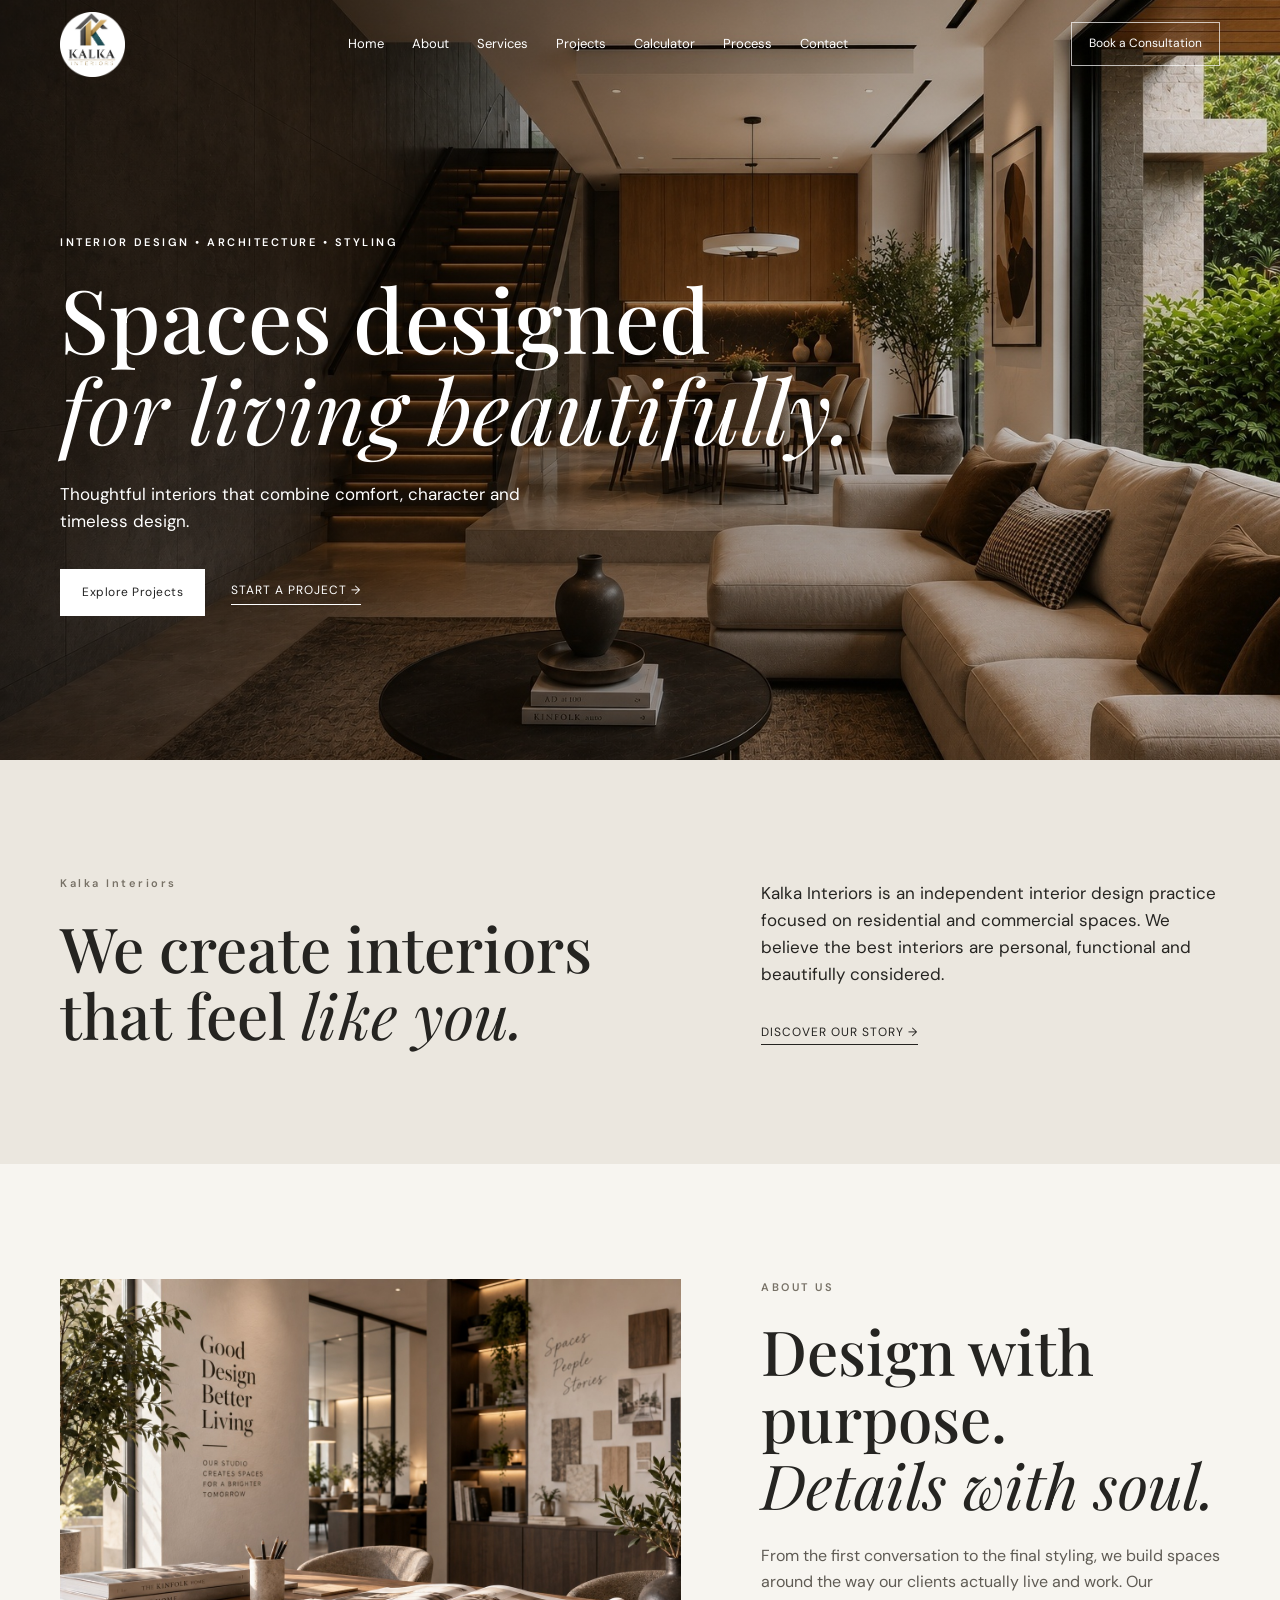
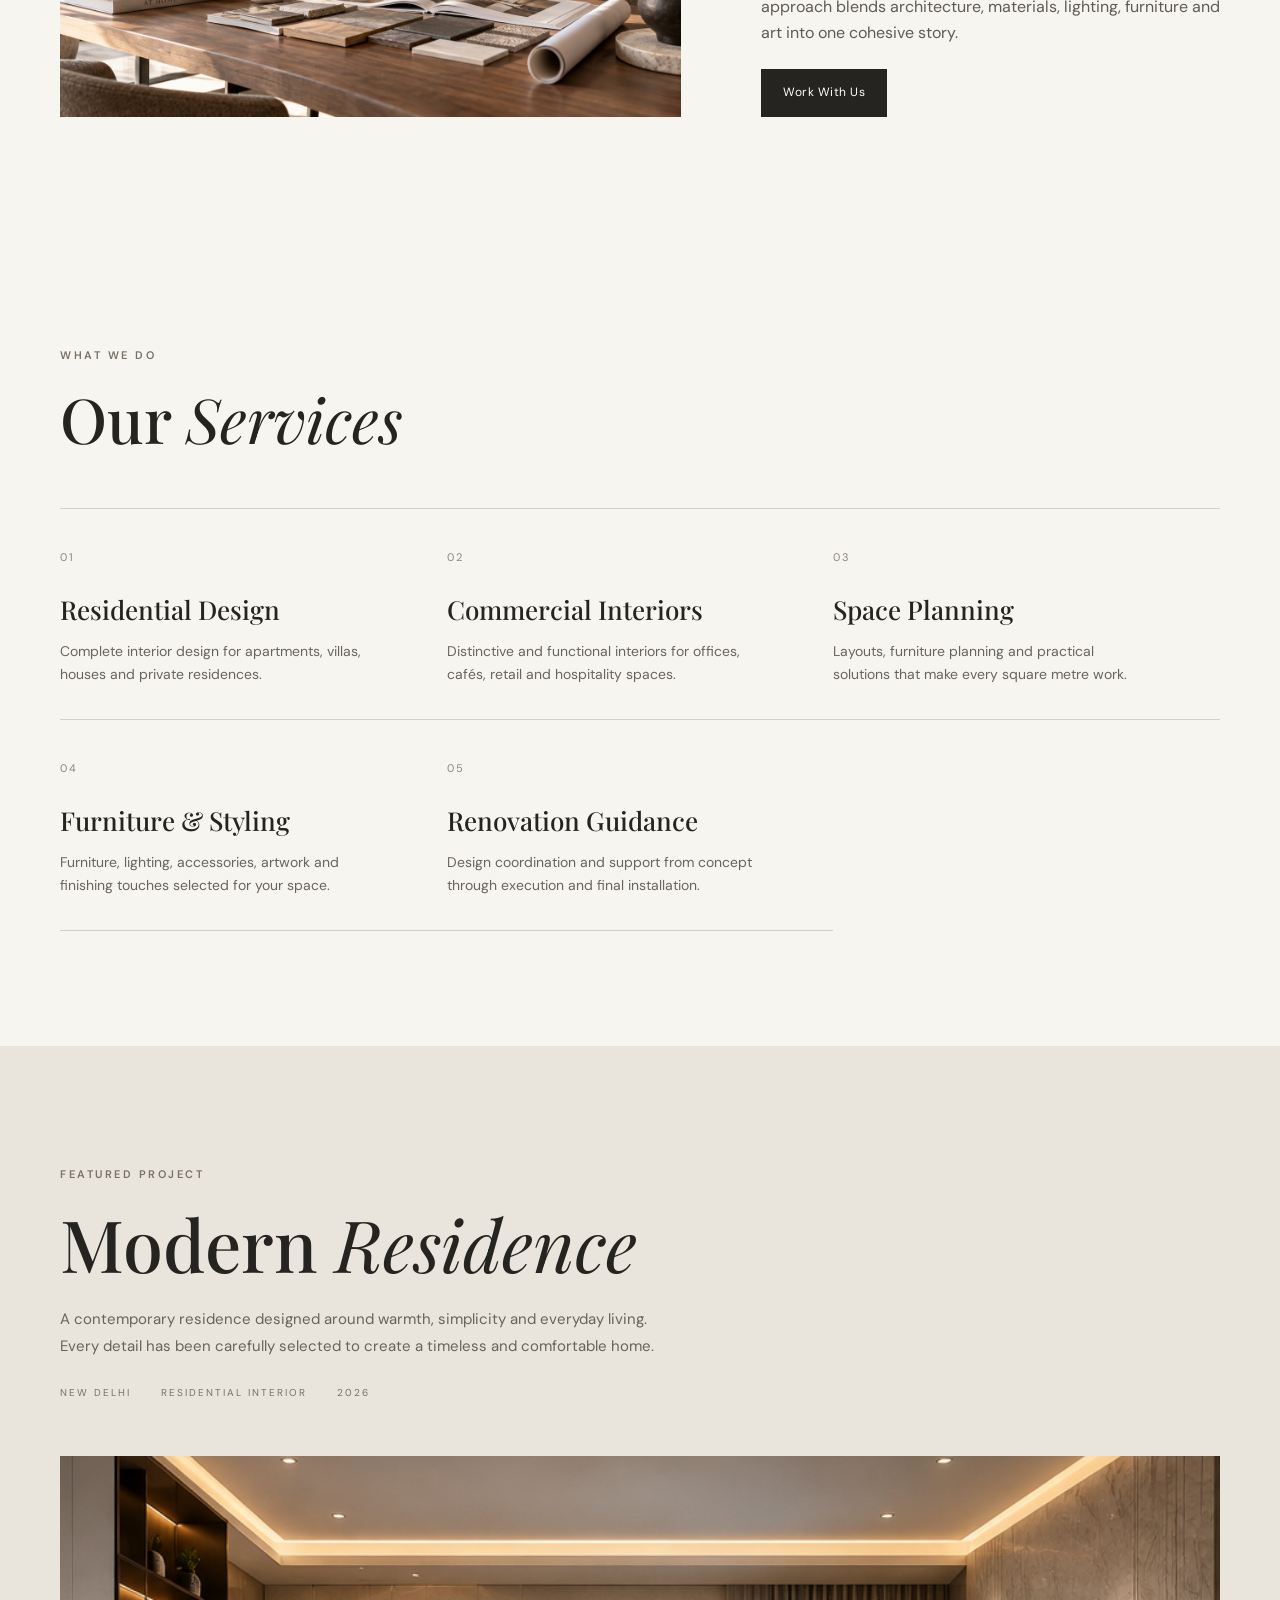
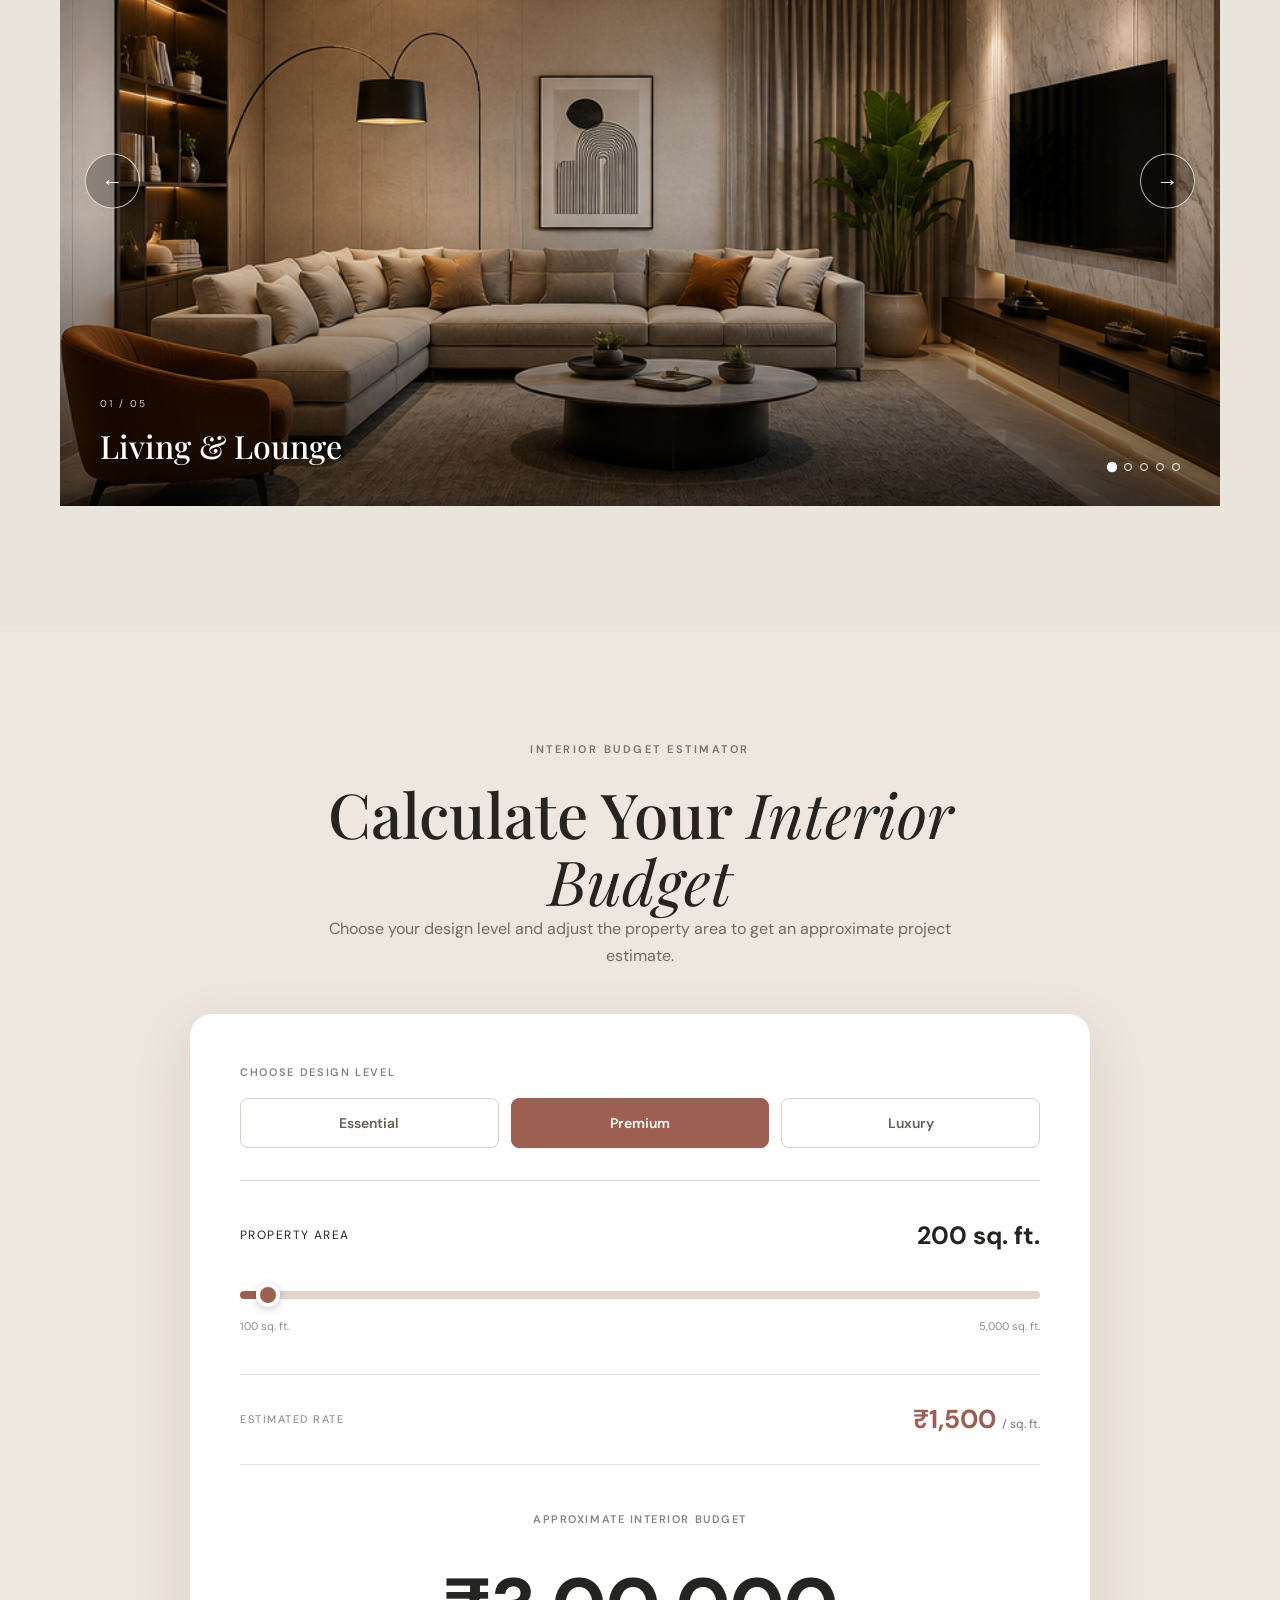
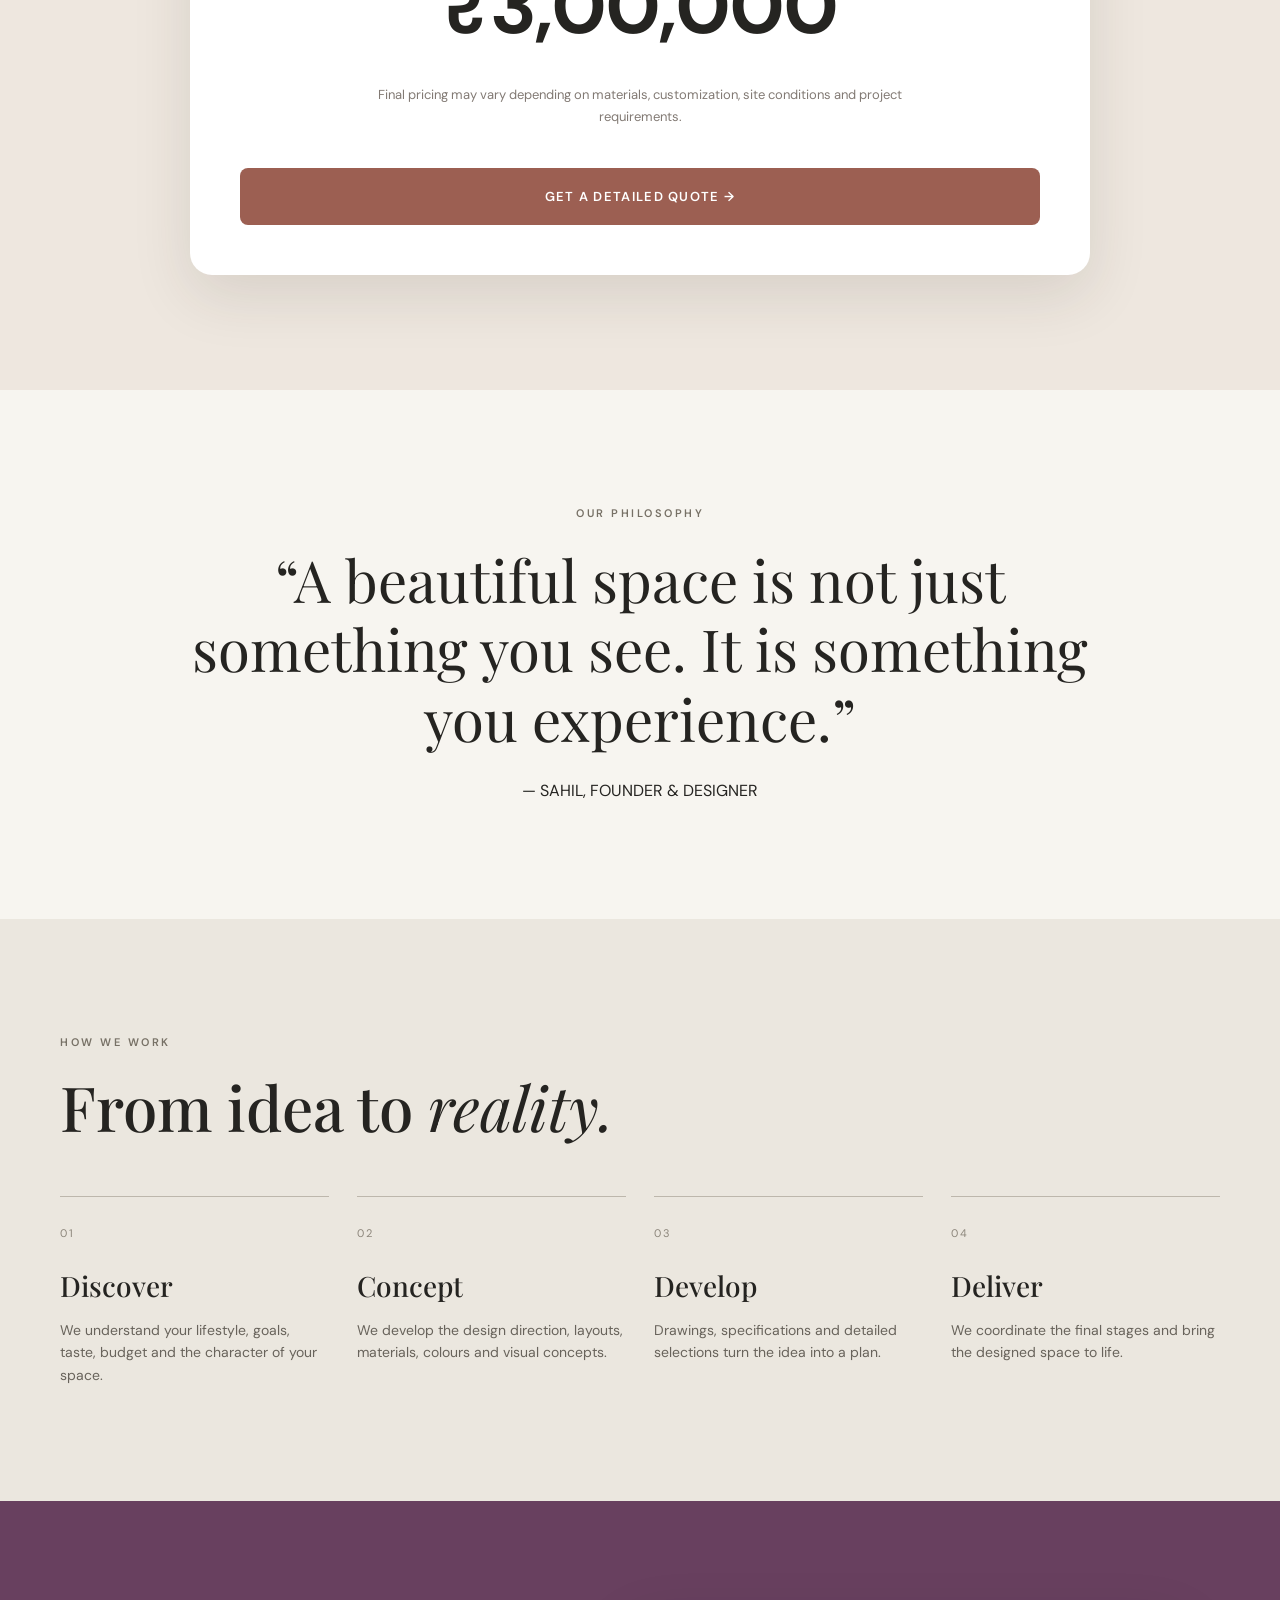
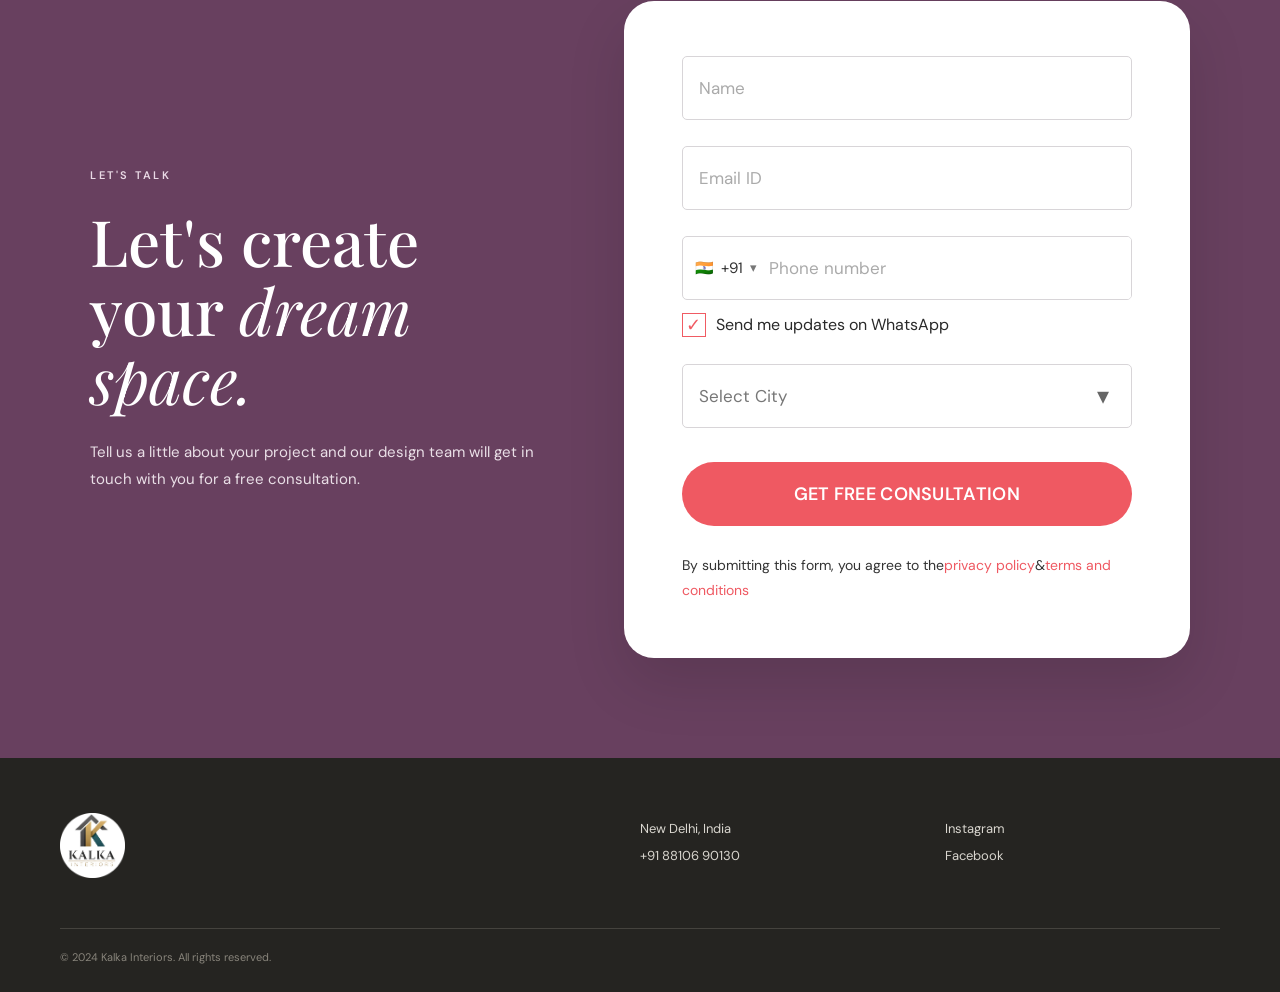
<file: index.html>
<!DOCTYPE html>
<html lang="en">
<head>
  <meta charset="UTF-8" />
  <meta name="viewport" content="width=device-width, initial-scale=1.0" />
  <meta name="description" content="Kalka Interiors creates thoughtful and timeless interior designs. Explore our residential and commercial interior design services and start your project today." />
  <title>Kalka Interiors | Interior Design & Architecture</title>
  <meta name="robots" content="index, follow">
  <link rel="canonical" href="https://yourdomain.com/">
  <meta property="og:title" content="Kalka Interiors | Interior Design & Architecture">
  <meta property="og:description" content="Thoughtful interiors that combine comfort, character and timeless design.">
  <meta property="og:image" content="https://tamimahmad1yt.github.io/Kalka-Interiors/Images/logo.png">
  <meta property="og:url" content="https://tamimahmad1yt.github.io/Kalka-Interiors/">
  <meta property="og:type" content="website">
  <meta property="og:site_name" content="Kalka Interiors">
  <link rel="icon" href="Images/logo.png" />
  <link rel="preconnect" href="https://fonts.googleapis.com">
  <link rel="preconnect" href="https://fonts.gstatic.com" crossorigin>
  <link href="https://fonts.googleapis.com/css2?family=DM+Sans:wght@400;500;600&family=Playfair+Display:wght@500;600&display=swap" rel="stylesheet">
  <link rel="stylesheet" href="style.css" />
</head>
<body>
<header class="header" id="home">
  <div class="container nav">
    <a class="logo" href="#home"><img src="Images/logo.png" alt="Kalka-Interiors"></a>
    <button class="menu-toggle" aria-label="Open menu">☰</button>
    <nav class="nav-links">
      <a href="#home">Home</a><a href="#about">About</a><a href="#services">Services</a><a href="#projects">Projects</a><a href="#calculator">Calculator</a><a href="#process">Process</a><a href="#contact">Contact</a>
    </nav><a class="nav-cta" href="#contact">Book a Consultation</a>
  </div>
</header>
<main>
  <section class="hero">
    <div class="hero-image"></div><div class="hero-overlay"></div>
    <div class="container hero-content">
      <p class="eyebrow">INTERIOR DESIGN • ARCHITECTURE • STYLING</p>
      <h1>Spaces designed<br><em>for living beautifully.</em></h1>
      <p class="hero-text">Thoughtful interiors that combine comfort, character and timeless design.</p>
      <div class="hero-actions">
        <a class="button button-light" href="#projects">Explore Projects</a>
        <a class="text-link light" href="#contact">Start a Project →</a>
      </div>
    </div>
  </section>

  <section class="intro section">
    <div class="container intro-grid">
      <div><p class="eyebrow dark">Kalka Interiors</p><h2>We create interiors<br>that feel <em>like you.</em></h2></div>
      <div class="intro-copy">
        <p>Kalka Interiors is an independent interior design practice focused on residential and commercial spaces. We believe the best interiors are personal, functional and beautifully considered.</p>
        <a class="text-link" href="#about">Discover our story →</a>
      </div>
    </div>
  </section>
  <section class="about section" id="about">
    <div class="container split">
      <div class="about-image image-placeholder">
        <img src="Images/about-image.jpg" alt="About-image">
      </div>
      <div class="about-copy">
        <p class="eyebrow dark">ABOUT US</p>
        <h2>Design with purpose.<br><em>Details with soul.</em></h2>
        <p>From the first conversation to the final styling, we build spaces around the way our clients actually live and work. Our approach blends architecture, materials, lighting, furniture and art into one cohesive story.</p>
        <a class="button button-dark" href="#contact">Work With Us</a>
      </div>
    </div>
  </section>
  <section class="services section" id="services">
    <div class="container">
      <div class="section-heading">
        <div><p class="eyebrow dark">WHAT WE DO</p><h2>Our <em>Services</em></h2></div>
      </div>
      <div class="service-grid">
        <article class="service-card">
          <span>01</span><h3>Residential Design</h3>
          <p>Complete interior design for apartments, villas, houses and private residences.</p>
        </article>
        <article class="service-card">
          <span>02</span><h3>Commercial Interiors</h3>
          <p>Distinctive and functional interiors for offices, cafés, retail and hospitality spaces.</p>
        </article>
        <article class="service-card">
          <span>03</span><h3>Space Planning</h3>
          <p>Layouts, furniture planning and practical solutions that make every square metre work.</p>
        </article>
        <article class="service-card">
          <span>04</span><h3>Furniture & Styling</h3>
          <p>Furniture, lighting, accessories, artwork and finishing touches selected for your space.</p>
        </article>
        <article class="service-card">
          <span>05</span><h3>Renovation Guidance</h3>
          <p>Design coordination and support from concept through execution and final installation.</p>
        </article>
      </div>
    </div>
  </section>
<section class="residence-section" id="projects">
    <div class="residence-container">
        <div class="residence-heading">
            <p class="eyebrow dark">FEATURED PROJECT</p>
            <h2>Modern <em>Residence</em></h2>
            <p class="residence-description">A contemporary residence designed around warmth, simplicity and everyday living. Every detail has been carefully selected to create a timeless and comfortable home.</p>
            <div class="residence-details">
                <span>NEW DELHI</span><span>RESIDENTIAL INTERIOR</span><span>2026</span>
            </div>
        </div>
        <div class="residence-slider">
            <div class="slides">
                <div class="slide active">
                    <img src="Images/living-room.png" alt="Modern Residence Living Room">
                    <div class="slide-caption"><span>01 / 05</span><h3>Living & Lounge</h3></div>
                </div>
                <div class="slide">
                    <img src="Images/bedroom.png" alt="Modern Residence Bedroom">
                    <div class="slide-caption"><span>02 / 05</span><h3>Master Bedroom</h3></div>
                </div>
                <div class="slide">
                    <img src="Images/kitchen.png" alt="Modern Residence Kitchen">
                    <div class="slide-caption"><span>03 / 05</span><h3>Kitchen & Dining</h3></div>
                </div>
                <div class="slide">
                    <img src="Images/dining-room.png" alt="Modern Residence Dining Area"><div class="slide-caption"><span>04 / 05</span><h3>Family Lounge</h3></div>
                </div>
                <div class="slide">
                    <img src="Images/bathroom.png" alt="Modern Residence Bathroom"><div class="slide-caption"><span>05 / 05</span><h3>Luxury Bathroom</h3></div>
                </div>
            </div>
            <button class="slider-button previous" onclick="changeSlide(-1)">
                &#8592;
            </button>
            <button class="slider-button next" onclick="changeSlide(1)">
                &#8594;
            </button>
            <div class="slider-dots">
                <button class="dot active" onclick="showSlide(0)"></button>
                <button class="dot" onclick="showSlide(1)"></button>
                <button class="dot" onclick="showSlide(2)"></button>
                <button class="dot" onclick="showSlide(3)"></button>
                <button class="dot"onclick="showSlide(4)"></button>
            </div>
        </div>
    </div>
</section>
<!-- INTERIOR CALCULATOR -->
<section class="calculator-section section" id="calculator">
      <div class="container calculator-wrap">
        <div class="calculator-heading">
          <p class="eyebrow dark">INTERIOR BUDGET ESTIMATOR</p>
          <h2>Calculate Your <em>Interior Budget</em></h2>
          <p>Choose your design level and adjust the property area to get an approximate project estimate.</p>
        </div>
        <div class="calculator-card">
          <div class="calculator-level-selection">
            <span class="calculator-label">CHOOSE DESIGN LEVEL</span>
            <div class="level-buttons">
              <button class="level-select-button" data-level="Essential">Essential</button>
              <button class="level-select-button active" data-level="Premium">Premium</button>
              <button class="level-select-button" data-level="Luxury">Luxury</button>
            </div>
          </div>
          <div class="calculator-area">
            <div class="calculator-row"><span>PROPERTY AREA</span><strong><span id="areaValue">200</span> sq.
                ft.</strong></div>
            <input type="range" id="areaSlider" min="100" max="5000" step="50" value="200">
            <div class="range-labels"><span>100 sq. ft.</span><span>5,000 sq. ft.</span></div>
          </div>
          <div class="price-per-square"><span>ESTIMATED RATE</span><strong>₹<span id="pricePerSqFt">1,500</span>
              <small>/ sq. ft.</small></strong></div>
          <div class="total-estimate"><span>APPROXIMATE INTERIOR BUDGET</span>
            <h3>₹<span id="totalPrice">7,50,000</span></h3>
            <p>Final pricing may vary depending on materials, customization, site conditions and project requirements.
            </p>
          </div>
          <button class="calculator-button" type="button" onclick="goToConsultation()">GET A DETAILED QUOTE →</button>
        </div>
      </div>
    </section>

  <section class="quote section">
    <div class="container">
      <p class="eyebrow dark">OUR PHILOSOPHY</p>
      <blockquote>“A beautiful space is not just something you see. It is something you experience.”</blockquote>
      <p>— SAHIL, FOUNDER & DESIGNER</p>
    </div>
  </section>
  <section class="process section" id="process">
    <div class="container">
      <div class="section-heading">
        <div><p class="eyebrow dark">HOW WE WORK</p><h2>From idea to <em>reality.</em></h2></div>
      </div>
      <div class="process-grid">
        <div><span>01</span><h3>Discover</h3><p>We understand your lifestyle, goals, taste, budget and the character of your space.</p></div>
        <div><span>02</span><h3>Concept</h3><p>We develop the design direction, layouts, materials, colours and visual concepts.</p></div>
        <div><span>03</span><h3>Develop</h3><p>Drawings, specifications and detailed selections turn the idea into a plan.</p></div>
        <div><span>04</span><h3>Deliver</h3><p>We coordinate the final stages and bring the designed space to life.</p></div>
      </div>
    </div>
  </section>
  <!-- CONTACT / FREE CONSULTATION -->
<section class="consultation-section" id="contact">
    <div class="consultation-container">
        <div class="consultation-info">
            <p class="eyebrow dark">LET'S TALK</p>
            <h2>Let's create your <em>dream space.</em></h2>
            <p>Tell us a little about your project and our design team will get in touch with you for a free consultation.</p>
        </div>
        <div class="consultation-form-card">
            <form id="consultationForm">
                <div class="form-group">
                    <input type="text" id="name" name="name" placeholder="Name" required>
                </div>
                <div class="form-group">
                    <input type="email" id="email" name="email" placeholder="Email ID" required>
                </div>
                <div class="phone-group">
                    <div class="country-code"><span>🇮🇳</span><span>+91</span><span class="country-arrow">▾</span></div>
                    <input type="tel" id="phone" name="phone" placeholder="Phone number" maxlength="10" required>
                </div>
                <label class="whatsapp-option">
                    <input type="checkbox" id="whatsapp" name="whatsapp" checked>
                    <span class="custom-checkbox">✓</span><span>Send me updates on WhatsApp</span>
                </label>
                <div class="form-group select-group">
                    <select id="city" name="city" required>
                        <option value="" disabled selected>Select City</option>
                        <option>Delhi</option><option>Gurugram</option><option>Noida</option><option>Ghaziabad</option><option>Faridabad</option><option>Mumbai</option><option>Bengaluru</option><option>Hyderabad</option><option>Pune</option><option>Chandigarh</option><option>Other</option>
                    </select>
                    <span class="select-arrow">▾</span>
                </div>
                <button type="submit" class="consultation-button">GET FREE CONSULTATION</button>
                <p class="privacy-text">
                    By submitting this form, you agree to the<a href="#">privacy policy</a>&<a href="#">terms and conditions</a>
                </p>
            </form>
        </div>
    </div>
</section>
</main>
<footer class="footer">
  <div class="container footer-grid">
    <div><a class="logo" href="#home"><img src="Images/logo.png" alt="Kalka Interiors"></a></div>
    <div><p>New Delhi, India</p><p>+91 88106 90130</p></div>
    <div><p><a href="https://www.instagram.com/kalka.interiors?utm_source=ig_web_button_share_sheet&igsh=ZDNlZDc0MzIxNw==" target="_blank">Instagram</a></p><p><a href="https://www.facebook.com/share/1RVv9wE4e2/?mibextid=wwXIfr" target="_blank">Facebook</a></p></div>
  </div>
  <div class="container copyright">© 2024 Kalka Interiors. All rights reserved.</div>
</footer>
<script src="script.js"></script>
</body>
</html>
</file>
<file: style.css>
* {box-sizing: border-box; margin: 0; padding: 0} html {scroll-behavior: smooth} body {font-family: "DM Sans", sans-serif; color: #252421; background: #f7f5f0; line-height: 1.6} a {text-decoration: none;color: inherit}
.container {width: min(1160px, 92%); margin: auto} .header {position: absolute; top: 0; left: 0; width: 100%; z-index: 10; color: #fff} .nav {height: 88px; display: flex; align-items: center; justify-content: space-between; gap: 28px}
.logo {font-weight: 600; letter-spacing: 2px; font-size: 17px} .logo img {height: 65px; width: auto; display: block;}
@media (max-width: 800px) {.logo img {height: 55px;}}.logo span {font-weight: 400}
.nav-links {display: flex; gap: 28px; font-size: 13px}
.nav-links a:hover,.footer a:hover {text-decoration: underline}
.nav-cta {border: 1px solid rgba(255, 255, 255, .7); padding: 11px 17px; font-size: 12px}
.nav-cta:hover {background: #9c5f52; color: white}
.menu-toggle {display: none; background: none; border: 0; color: #fff; font-size: 25px}
.hero {min-height: 760px; position: relative; display: flex; align-items: center; color: #fff; overflow: hidden}
.hero-image{position:absolute;inset:0;background:url("Images/home-page.jpg") center/cover no-repeat}
.hero-overlay {position: absolute; inset: 0; background: linear-gradient(90deg, rgba(0, 0, 0, .55), rgba(0, 0, 0, .08))} .hero-content {position: relative; z-index: 1; padding-top: 90px} .eyebrow {font-size: 11px; letter-spacing: 2.5px; font-weight: 600; margin-bottom: 22px}
.hero h1 {font-family: "Playfair Display", serif; font-size: clamp(48px, 7vw, 88px); line-height: 1.03; font-weight: 500; max-width: 850px} .hero h1 em,h2 em {font-weight: 400} .hero-text {max-width: 500px; margin: 26px 0 34px; font-size: 17px} .hero-actions {display: flex; align-items: center; gap: 26px} .button {display: inline-block; padding: 14px 22px; font-size: 12px; letter-spacing: .5px} .button-light {background: #fff; color: #222} .button-dark {background: #252421;color: #fff}
.text-link {font-size: 12px; letter-spacing: 1px; text-transform: uppercase; border-bottom: 1px solid #252421; padding-bottom: 4px}
.text-link.light {color: #fff; border-color: #fff}.section {padding: 115px 0}.intro {background: #ebe7df}
.intro-grid,.split {display: grid; grid-template-columns: 1.15fr .85fr;gap: 80px; align-items: center}
h2 {font-family: "Playfair Display", serif; font-size: clamp(40px, 5vw, 62px); font-weight: 500; line-height: 1.08}
.intro-copy {font-size: 17px; max-width: 500px} .intro-copy p {margin-bottom: 28px} .eyebrow.dark {color: #777166} .about-image {height: 610px}
.image-placeholder {background: linear-gradient(135deg, #d2cbc0, #918a80);display: flex; align-items: center; justify-content: center; color: rgba(255, 255, 255, .8); text-align: center; font-size: 11px; letter-spacing: 2px}
.about-image {width: 100%; height: 100%; overflow: hidden}
.about-image img {width: 100%; height: 100%; object-fit: cover; display: block}
.project-image img {width: 100%; height: 100%; object-fit: cover; display: block}
.about-copy>p:not(.eyebrow) {margin: 24px 0; color: #5f5b54}
.section-heading {display: flex; justify-content: space-between; align-items: end; gap: 40px; margin-bottom: 55px}
.section-heading>p {max-width: 390px; color: #6c675e} .service-grid {display: grid; grid-template-columns: repeat(3, 1fr); border-top: 1px solid #d4d0c8}
.service-card {padding: 34px 25px 34px 0; border-bottom: 1px solid #d4d0c8}
.service-card span, .process-grid span {font-size: 11px; letter-spacing: 2px; color: #8c867b} .service-card h3 {font-family: "Playfair Display", serif; font-size: 26px; font-weight: 500; margin: 20px 0 10px}
.service-card p {color: #69645c; font-size: 14px; max-width: 320px}
.projects {background: #e9e5dc} .project-grid {display: grid; grid-template-columns: 1fr 1fr; gap: 55px 28px} .project-image {height: 430px} .project.large .project-image {height: 560px} .project-meta {display: flex; justify-content: space-between; padding-top: 17px} .project-meta h3 {font-family: "Playfair Display", serif; font-size: 25px; font-weight: 500}
.project-meta p, .project-meta>span {font-size: 12px; color: #777166}
.quote {text-align: center; background: #f7f5f0}
.quote blockquote {font-family: "Playfair Display", serif; font-size: clamp(34px, 5vw, 58px); line-height: 1.2; max-width: 900px; margin: 0 auto 25px}
.quote>p:last-child {font-size: 11px; letter-spacing: 2px; color: #777166}
.process {background: #ebe7df} .process-grid {display: grid; grid-template-columns: repeat(4, 1fr); gap: 28px} .process-grid>div {border-top: 1px solid #bdb7ac;padding-top: 22px} .process-grid h3 {font-family: "Playfair Display", serif; font-size: 28px; font-weight: 500; margin: 20px 0 10px} .process-grid p {font-size: 14px; color: #68635b}
.cta {background: #302f2b; color: #fff; text-align: center; padding: 125px 0} .cta h2 {font-size: clamp(48px, 6vw, 74px)} .cta p:not(.eyebrow) {margin: 20px auto 32px; max-width: 520px; color: #d1cec7}
.footer {background: #252421; color: #d9d6cf; padding: 55px 0 25px} .footer-grid {display: grid; grid-template-columns: 2fr 1fr 1fr; gap: 30px} .footer .logo {color: #fff} .footer-grid p {font-size: 13px; margin-top: 6px}
.copyright {border-top: 1px solid #45433e; margin-top: 50px; padding-top: 20px; font-size: 11px; color: #88847b}
@media(max-width:800px) {.nav-links,.nav-cta {display: none} .menu-toggle {display: block} .nav {height: 72px} .nav-links.open {display: flex; position: absolute; top: 72px; left: 0; width: 100%; padding: 25px; flex-direction: column; background: #252421; gap: 18px} .hero {min-height: 690px} .section {padding: 80px 0} .intro-grid,.split {grid-template-columns: 1fr; gap: 45px} .about-image {height: 430px} .section-heading {display: block} .section-heading>p {margin-top: 20px} .service-grid {grid-template-columns: 1fr 1fr} .project-grid {grid-template-columns: 1fr} .project-image, .project.large .project-image {height: 430px} .process-grid {grid-template-columns: 1fr 1fr} .footer-grid {grid-template-columns: 1fr 1fr}}
@media(max-width:520px) {.hero h1 {font-size: 48px} .service-grid,.process-grid {grid-template-columns: 1fr} .hero-actions {flex-direction: column; align-items: flex-start} .project-meta h3 {font-size: 21px}}
.residence-section {background: #e9e5dc;padding: 120px 0} .residence-container {width: min(1160px, 92%); margin: auto} .residence-heading {max-width: 720px; margin-bottom: 55px;} .residence-heading h2 {font-family: "Playfair Display", serif; font-size: clamp(45px, 6vw, 72px); font-weight: 500; line-height: 1.05; margin-bottom: 25px;} .residence-heading h2 em {font-weight: 400;} .residence-description {max-width: 600px; color: #68635b; font-size: 15px; line-height: 1.8;} .residence-details {display: flex; gap: 30px; margin-top: 25px; font-size: 10px; letter-spacing: 2px; color: #777166;} .residence-slider {position: relative; width: 100%; overflow: hidden;}
.slides {position: relative; width: 100%; height: 650px;} .slide {position: absolute; inset: 0; opacity: 0; visibility: hidden; transition:opacity 0.8s ease,visibility 0.8s ease;} .slide.active {opacity: 1; visibility: visible;} .slide img { width: 100%; height: 100%; display: block; object-fit: cover;} .slide::after {content: ""; position: absolute; left: 0; right: 0; bottom: 0; height: 45%; background: linear-gradient(transparent, rgba(0, 0, 0, 0.65) ); pointer-events: none;}
.slide-caption {position: absolute; left: 40px; bottom: 35px; color: white; z-index: 2;} .slide-caption span { display: block; font-size: 10px; letter-spacing: 2px; margin-bottom: 8px; opacity: 0.8;} .slide-caption h3 { font-family: "Playfair Display", serif; font-size: 32px; font-weight: 500;}
.slider-button { position: absolute; top: 50%; transform: translateY(-50%); width: 55px; height: 55px; border-radius: 50%; border: 1px solid rgba(255,255,255,0.7); background: rgba(0,0,0,0.25); color: white; font-size: 22px; cursor: pointer; z-index: 5; transition: all 0.3s ease;}
.slider-button:hover { background: white; color: #222; transform:translateY(-50%)scale(1.05);} .slider-button.previous { left: 25px;} .slider-button.next { right: 25px;} .slider-dots { position: absolute; bottom: 35px; right: 40px; display: flex; gap: 8px; z-index: 5;} .dot { width: 8px; height: 8px; border-radius: 50%; border: 1px solid white; background: transparent; cursor: pointer; padding: 0; transition: all 0.3s ease;}
.dot.active {background: white; transform: scale(1.3);}
@media (max-width: 800px) { .residence-section {padding: 80px 0;} .residence-details {flex-wrap: wrap; gap: 12px 20px;} .slides {height: 520px;} .slider-button {width: 45px; height: 45px;font-size: 18px;} .slider-button.previous {left: 15px;} .slider-button.next {right: 15px;} .slide-caption {left: 25px;bottom: 25px;} .slide-caption h3 {font-size: 25px;} .slider-dots {right: 25px; bottom: 25px;}}
@media (max-width: 500px) { .slides {height: 430px;}.slide-caption h3 {font-size: 21px;} .slider-dots {bottom: 20px; right: 20px;}}
.consultation-section {background: #68405f; padding: 100px 0;}
.consultation-container { width: min(1100px, 92%); margin: auto; display: grid; grid-template-columns: 0.9fr 1.1fr; gap: 70px; align-items: center;}
.consultation-info { color: white;} .consultation-info .eyebrow { color: #e9d9e5;}
.consultation-info h2 { font-family: "Playfair Display", serif; font-size: clamp(42px, 5vw, 65px); line-height: 1.08; font-weight: 500; margin-bottom: 25px;}
.consultation-info h2 em { font-weight: 400;} .consultation-info > p:last-child { max-width: 450px; color: #eadfe7; font-size: 15px; line-height: 1.8;}
.consultation-form-card {background: #ffffff; border-radius: 30px; padding: 55px 58px; box-shadow: 0 25px 60px rgba(0, 0, 0, 0.12);}
.form-group {margin-bottom: 26px;} .form-group input, .phone-group, .select-group {width: 100%; height: 64px; border: 1px solid #d8d5d8; border-radius: 5px; background: #fff;} .form-group input {padding: 0 16px; font-family: "DM Sans", sans-serif; font-size: 17px; color: #333; outline: none; transition: border 0.2s ease;} .form-group input::placeholder, .phone-group input::placeholder {color: #aaa;} .form-group input:focus, .phone-group:focus-within, .select-group:focus-within { border-color: #a77c9d;}
.phone-group { display: flex; align-items: center; margin-bottom: 12px; overflow: hidden;} .country-code { height: 100%; display: flex; align-items: center; gap: 7px; padding: 0 12px; font-size: 15px; color: #333; white-space: nowrap;} .country-arrow { color: #777; font-size: 13px;}
.phone-group input { height: 100%; flex: 1; border: none; outline: none; font-family: "DM Sans", sans-serif; font-size: 17px; padding-right: 15px;}
.whatsapp-option { display: flex; align-items: center; gap: 10px; margin: 4px 0 26px; font-size: 16px; color: #292929; cursor: pointer;}
.whatsapp-option input {display: none;}
.custom-checkbox {width: 24px; height: 24px; display: flex; align-items: center; justify-content: center; border: 1px solid #f05b63; color: #f05b63; font-size: 18px; line-height: 1;}
.whatsapp-option input:not(:checked) + .custom-checkbox { color: transparent;} .select-group {position: relative; margin-bottom: 34px;}
.select-group select { width: 100%; height: 100%; appearance: none; border: none; outline: none; background: transparent; padding: 0 45px 0 16px; font-family: "DM Sans", sans-serif; font-size: 17px; color: #777; cursor: pointer;}
.select-group select:valid {color: #333;}
.select-arrow {position: absolute; right: 22px; top: 50%; transform: translateY(-50%); font-size: 24px; color: #666; pointer-events: none;}
.consultation-button { width: 100%; height: 64px; border: none; border-radius: 40px; background: #ef5962; color: white; font-family: "DM Sans", sans-serif; font-size: 18px; font-weight: 600; letter-spacing: 0.3px; cursor: pointer; transition:transform 0.2s ease, background 0.2s ease;}
.consultation-button:hover { background: #df4c55; transform: translateY(-2px);}
.privacy-text {margin-top: 27px; font-size: 14px; line-height: 1.8; color: #333;} .privacy-text a {color: #ef5962;} .privacy-text a:hover {text-decoration: underline;}
@media (max-width: 850px) {.consultation-container {grid-template-columns: 1fr; gap: 45px;}.consultation-info {text-align: center;}.consultation-info > p:last-child {margin: auto;}}
@media (max-width: 550px) {.consultation-section {padding: 65px 0;}.consultation-form-card {padding: 35px 25px; border-radius: 25px;}.form-group input,.phone-group,.select-group,.consultation-button {height: 60px;}.consultation-button {font-size: 15px;}.whatsapp-option {font-size: 14px;}}
:root{--ink:#302b28;--muted:#716a64;--paper:#f5f1eb;--accent:#9c5f52;--dark:#211c19;--line:#e5ded8}* {box-sizing:border-box} 
.calculator-section{background:#eee7df}.calculator-wrap{max-width:900px}.calculator-heading{text-align:center;max-width:680px;margin:0 auto 45px}.calculator-heading>p:last-child{color:var(--muted);line-height:1.7}.calculator-card{background:#fff;border-radius:22px;padding:50px;box-shadow:0 20px 60px rgba(50,40,35,.12)}.calculator-level-selection{padding-bottom:32px;margin-bottom:35px;border-bottom:1px solid var(--line)}.calculator-label{display:block;margin-bottom:16px;font-size:11px;font-weight:600;letter-spacing:.15em;color:#8b827c}.level-buttons{display:grid;grid-template-columns:repeat(3,1fr);gap:12px}.level-select-button{padding:15px 10px;border:1px solid #d9d0ca;background:#fff;border-radius:8px;color:#655d58;font:600 14px "DM Sans";cursor:pointer}.level-select-button.active{background:var(--accent);border-color:var(--accent);color:#fff}.calculator-row,.price-per-square{display:flex;justify-content:space-between;align-items:center;gap:20px}.calculator-row{margin-bottom:25px;font-size:12px;letter-spacing:.12em}.calculator-row strong{font-size:25px;letter-spacing:0}.calculator-area{margin-bottom:38px}#areaSlider{width:100%;height:8px;appearance:none;border-radius:999px;outline:0;background:#ddd5ce}#areaSlider::-webkit-slider-thumb{appearance:none;width:24px;height:24px;border-radius:50%;background:var(--accent);border:4px solid #fff;box-shadow:0 2px 8px rgba(0,0,0,.2);cursor:pointer}#areaSlider::-moz-range-thumb{width:18px;height:18px;border-radius:50%;background:var(--accent);border:4px solid #fff;cursor:pointer}.range-labels{display:flex;justify-content:space-between;color:#918983;font-size:11px;margin-top:12px}.price-per-square{padding:24px 0;border-top:1px solid var(--line);border-bottom:1px solid var(--line);font-size:11px;letter-spacing:.14em;color:#8b827c}.price-per-square strong{font-size:26px;color:var(--accent);letter-spacing:0}.price-per-square small{font-size:12px;color:#777;font-weight:400}.total-estimate{text-align:center;padding:40px 0}.total-estimate>span{font-size:11px;letter-spacing:.14em;color:#8b827c;font-weight:600}.total-estimate h3{font-size:clamp(46px,7vw,78px);margin:14px 0}.total-estimate p{max-width:560px;margin:auto;color:#827a74;font-size:13px;line-height:1.7}.calculator-button{width:100%;padding:20px;border:0;background:var(--accent);color:#fff;border-radius:8px;font:600 13px "DM Sans";letter-spacing:.1em;cursor:pointer}
</file>
